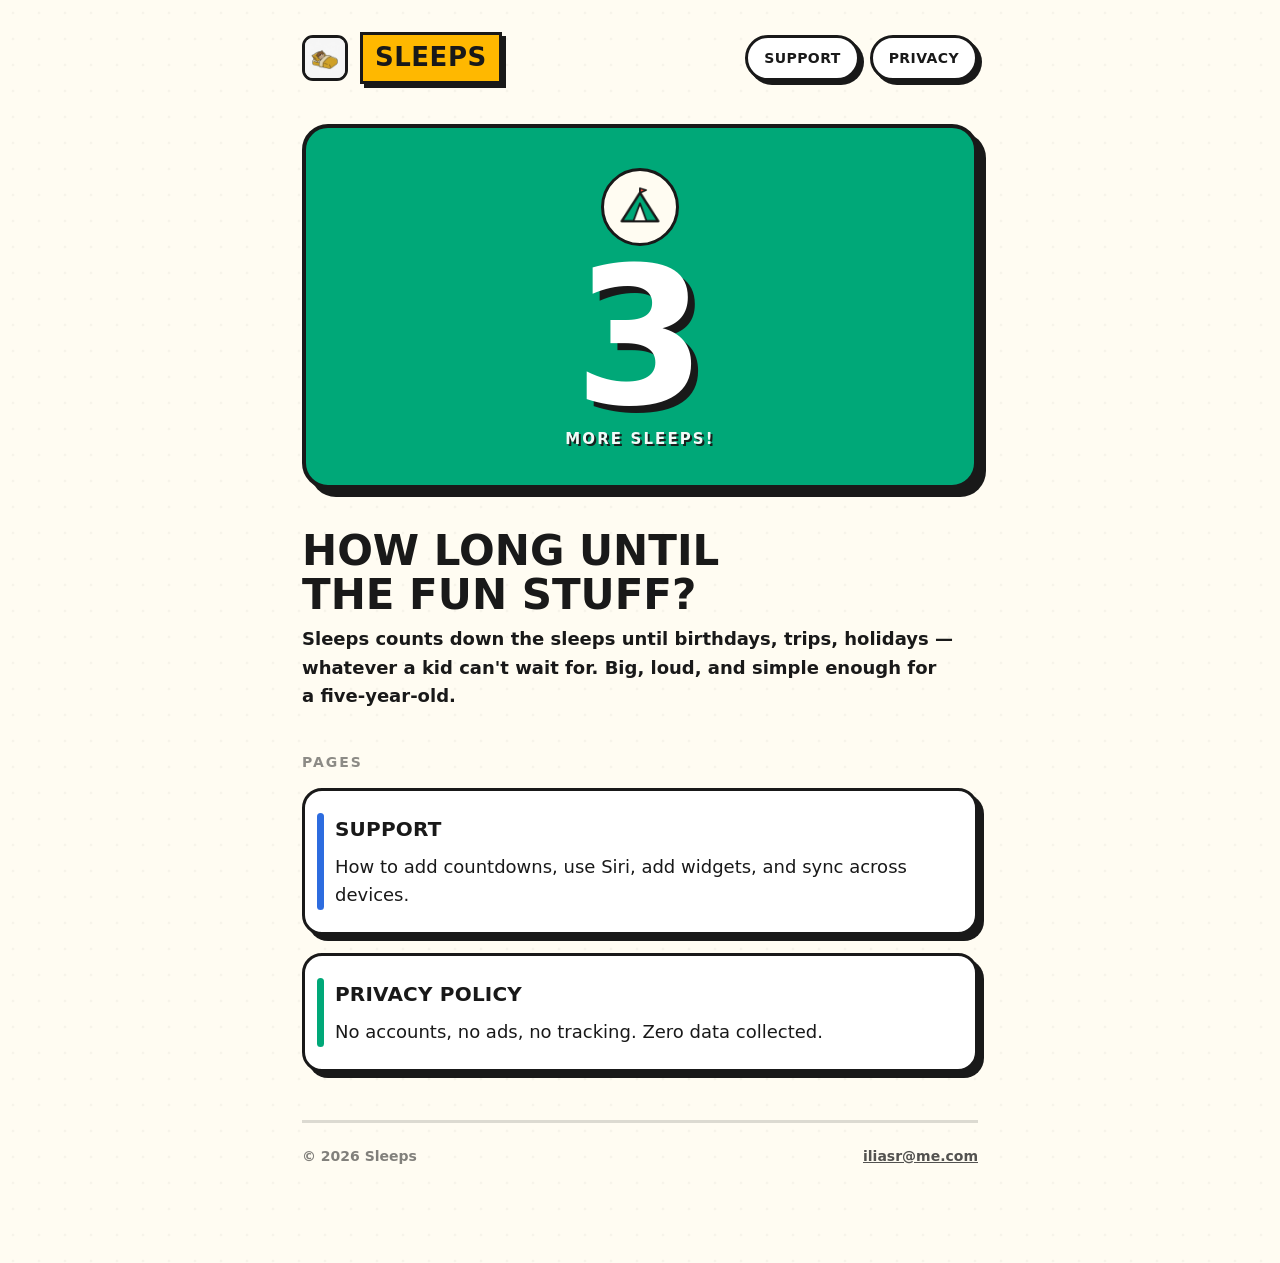
<file: docs/index.html>
<!doctype html>
<html lang="en">
<head>
<meta charset="utf-8">
<meta name="viewport" content="width=device-width, initial-scale=1">
<title>Sleeps — a countdown app for kids</title>
<meta name="description" content="Sleeps is a countdown app for kids. How many sleeps until the fun stuff? Privacy and support for the app.">
<link rel="icon" href="icon.png">
<link rel="stylesheet" href="style.css">
</head>
<body>
<div class="wrap">

  <div class="topbar">
    <a class="brand" href="index.html">
      <img src="icon.png" alt="Sleeps app icon">
      <span class="banner">Sleeps</span>
    </a>
    <nav>
      <a class="pill" href="support.html">Support</a>
      <a class="pill" href="privacy.html">Privacy</a>
    </nav>
  </div>

  <section class="hero green">
    <div class="chip"><img src="icons/tent.png" alt="Camping tent" width="48" height="48"></div>
    <div class="hero-num">3</div>
    <div class="hero-label">more sleeps!</div>
  </section>

  <h1 style="font-weight:800;text-transform:uppercase;font-size:clamp(28px,7vw,42px);margin:0 0 8px;line-height:1.05;text-wrap:balance;">How long until the fun stuff?</h1>
  <p style="font-weight:600;max-width:52ch;margin:0 0 8px;">Sleeps counts down the sleeps until birthdays, trips, holidays — whatever a kid can't wait for. Big, loud, and simple enough for a five-year-old.</p>

  <p class="eyebrow">Pages</p>

  <a class="card tab blue" href="support.html" style="display:block;text-decoration:none;color:inherit;">
    <h2>Support</h2>
    <p style="color:var(--ink)">How to add countdowns, use Siri, add widgets, and sync across devices.</p>
  </a>

  <a class="card tab green" href="privacy.html" style="display:block;text-decoration:none;color:inherit;">
    <h2>Privacy Policy</h2>
    <p style="color:var(--ink)">No accounts, no ads, no tracking. Zero data collected.</p>
  </a>

  <footer>
    <span>© 2026 Sleeps</span>
    <span><a href="mailto:iliasr@me.com">iliasr@me.com</a></span>
  </footer>

</div>
</body>
</html>
</file>
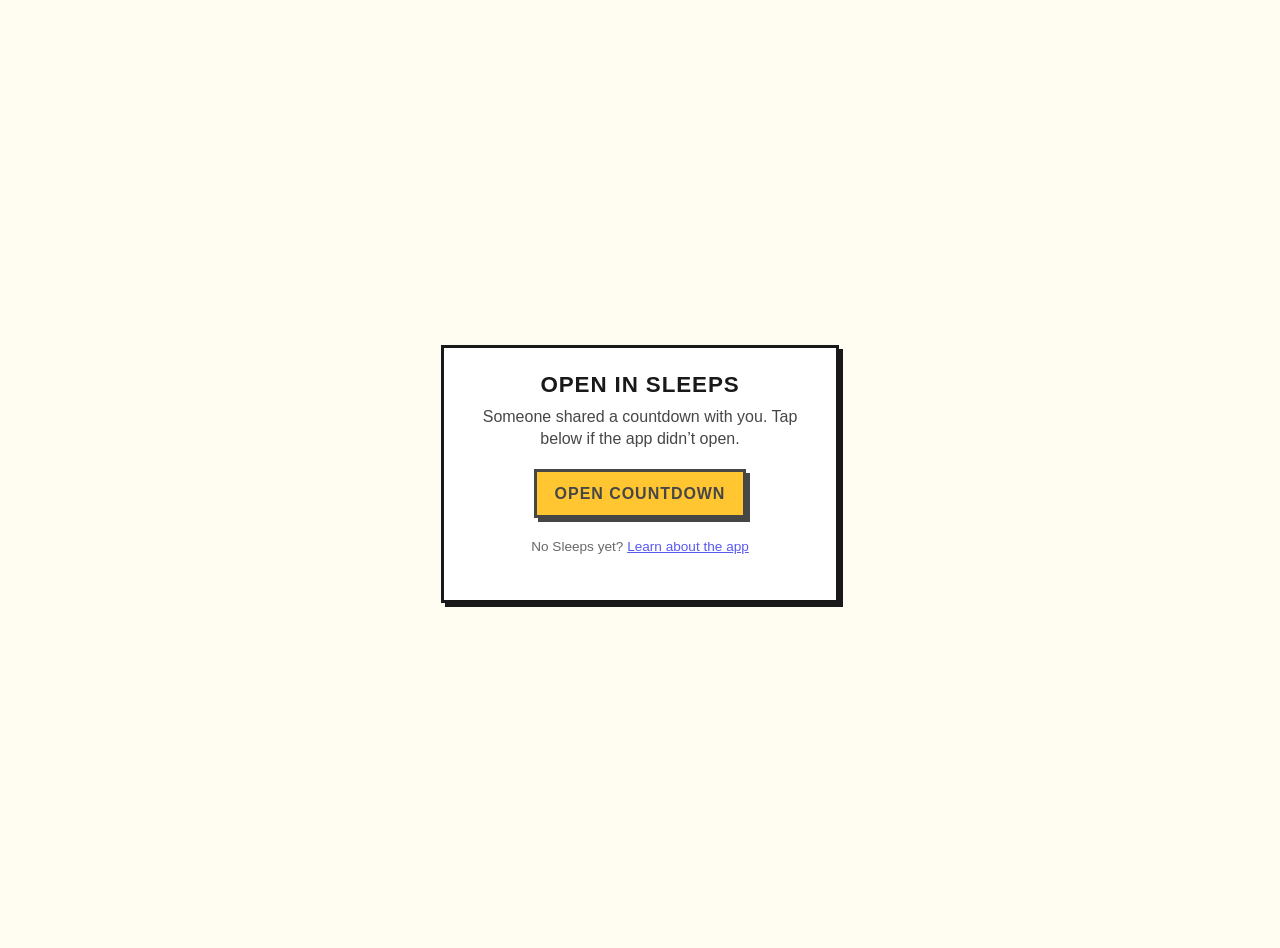
<file: docs/i/index.html>
<!DOCTYPE html>
<html lang="en">
<head>
  <meta charset="utf-8" />
  <meta name="viewport" content="width=device-width, initial-scale=1" />
  <title>Open in Sleeps</title>
  <style>
    :root { color-scheme: light; }
    body {
      margin: 0; min-height: 100vh; display: grid; place-items: center;
      font-family: "Avenir Next", "Segoe UI", sans-serif;
      background: #FFFCF2; color: #191919; text-align: center; padding: 24px;
    }
    .box {
      max-width: 22rem; padding: 1.5rem 1.25rem;
      background: #fff; border: 3px solid #191919;
      box-shadow: 4px 4px 0 #191919;
    }
    h1 { font-size: 1.4rem; margin: 0 0 0.5rem; letter-spacing: 0.04em; }
    p { margin: 0 0 1.25rem; line-height: 1.35; opacity: 0.8; }
    a.btn {
      display: inline-block; text-decoration: none; color: #191919;
      background: #FFB800; border: 3px solid #191919;
      box-shadow: 4px 4px 0 #191919; padding: 0.65rem 1.1rem;
      font-weight: 800; letter-spacing: 0.06em;
    }
    .muted { margin-top: 1.25rem; font-size: 0.85rem; opacity: 0.65; }
  </style>
  <script>
    (function () {
      var d = new URLSearchParams(location.search).get("d");
      if (!d) return;
      // Hand off to the Sleeps app; if it isn't installed, the buttons below remain.
      location.replace("sleeps://import?d=" + encodeURIComponent(d));
    })();
  </script>
</head>
<body>
  <div class="box">
    <h1>OPEN IN SLEEPS</h1>
    <p>Someone shared a countdown with you. Tap below if the app didn’t open.</p>
    <p>
      <a class="btn" id="open" href="#">OPEN COUNTDOWN</a>
    </p>
    <p class="muted">
      No Sleeps yet?
      <a href="https://iliarafa.github.io/sleeps/">Learn about the app</a>
    </p>
  </div>
  <script>
    (function () {
      var d = new URLSearchParams(location.search).get("d");
      var a = document.getElementById("open");
      if (d && a) a.href = "sleeps://import?d=" + encodeURIComponent(d);
      else if (a) a.href = "https://iliarafa.github.io/sleeps/";
    })();
  </script>
</body>
</html>
</file>
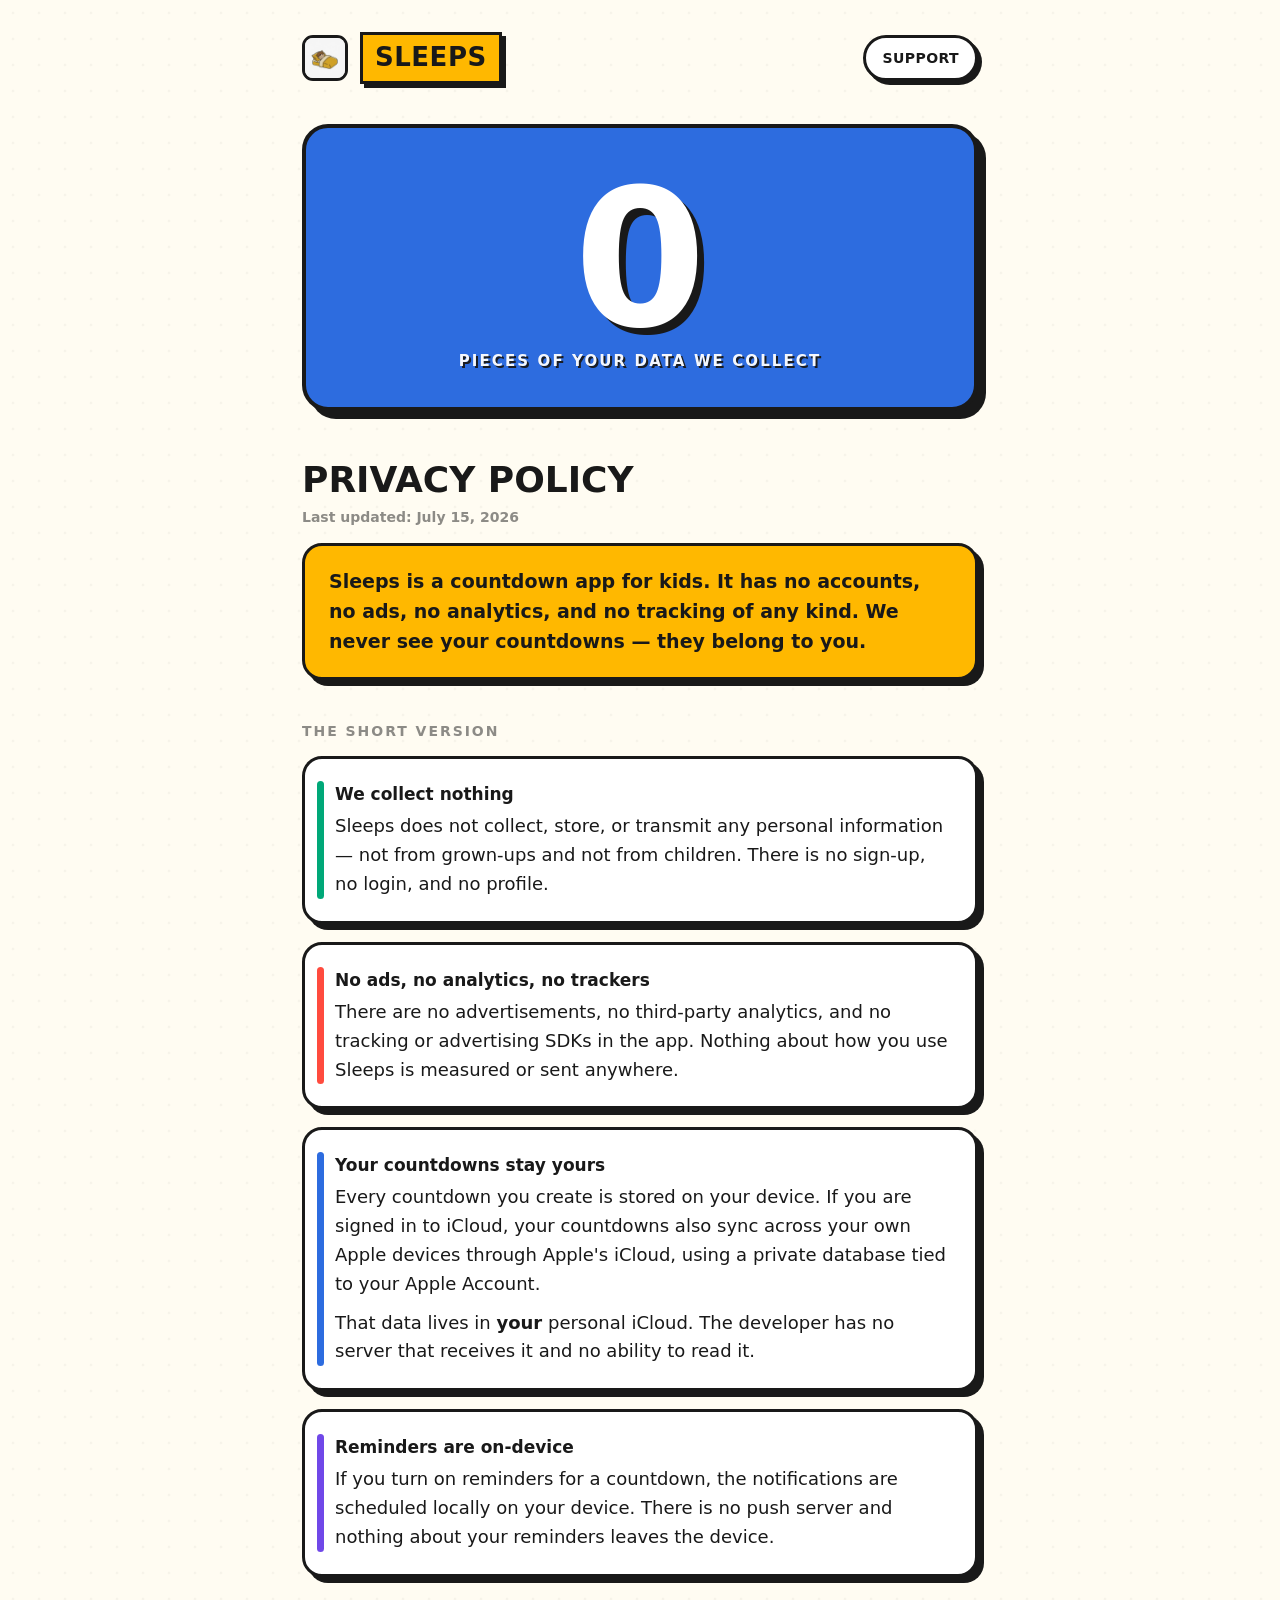
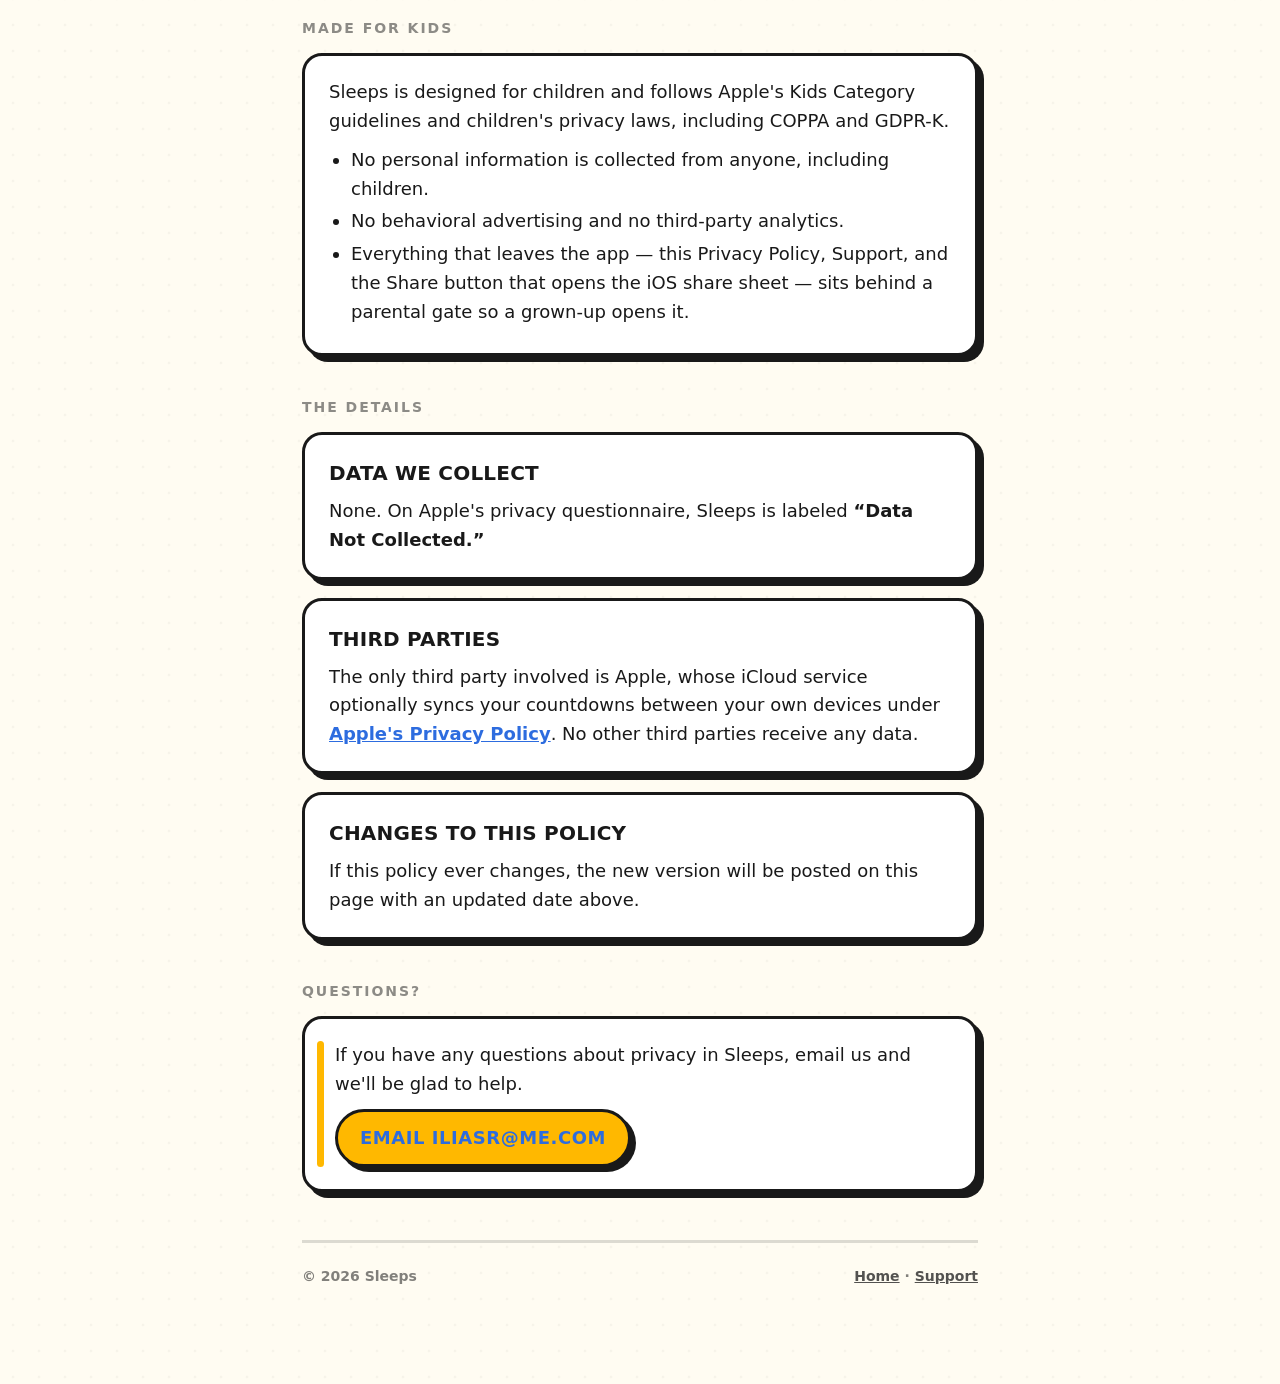
<file: docs/privacy.html>
<!doctype html>
<html lang="en">
<head>
<meta charset="utf-8">
<meta name="viewport" content="width=device-width, initial-scale=1">
<title>Privacy Policy — Sleeps</title>
<meta name="description" content="Sleeps collects zero data. No accounts, no ads, no analytics, no tracking. Your countdowns stay on your device and your own iCloud.">
<link rel="icon" href="icon.png">
<link rel="stylesheet" href="style.css">
</head>
<body>
<div class="wrap">

  <div class="topbar">
    <a class="brand" href="index.html">
      <img src="icon.png" alt="Sleeps app icon">
      <span class="banner">Sleeps</span>
    </a>
    <nav>
      <a class="pill" href="support.html">Support</a>
    </nav>
  </div>

  <section class="hero blue">
    <div class="hero-num">0</div>
    <div class="hero-label">pieces of your data we collect</div>
  </section>

  <h1 style="font-weight:800;text-transform:uppercase;font-size:clamp(26px,6vw,36px);margin:0 0 4px;">Privacy Policy</h1>
  <p class="updated">Last updated: July 15, 2026</p>

  <div class="callout">
    Sleeps is a countdown app for kids. It has no accounts, no ads, no analytics, and no tracking of any kind. We never see your countdowns — they belong to you.
  </div>

  <p class="eyebrow">The short version</p>

  <div class="card tab green">
    <h3>We collect nothing</h3>
    <p>Sleeps does not collect, store, or transmit any personal information — not from grown-ups and not from children. There is no sign-up, no login, and no profile.</p>
  </div>

  <div class="card tab red">
    <h3>No ads, no analytics, no trackers</h3>
    <p>There are no advertisements, no third-party analytics, and no tracking or advertising SDKs in the app. Nothing about how you use Sleeps is measured or sent anywhere.</p>
  </div>

  <div class="card tab blue">
    <h3>Your countdowns stay yours</h3>
    <p>Every countdown you create is stored on your device. If you are signed in to iCloud, your countdowns also sync across your own Apple devices through Apple's iCloud, using a private database tied to your Apple Account.</p>
    <p>That data lives in <strong>your</strong> personal iCloud. The developer has no server that receives it and no ability to read it.</p>
  </div>

  <div class="card tab purple">
    <h3>Reminders are on-device</h3>
    <p>If you turn on reminders for a countdown, the notifications are scheduled locally on your device. There is no push server and nothing about your reminders leaves the device.</p>
  </div>

  <p class="eyebrow">Made for kids</p>

  <div class="card">
    <p>Sleeps is designed for children and follows Apple's Kids Category guidelines and children's privacy laws, including COPPA and GDPR-K.</p>
    <ul>
      <li>No personal information is collected from anyone, including children.</li>
      <li>No behavioral advertising and no third-party analytics.</li>
      <li>Everything that leaves the app — this Privacy Policy, Support, and the Share button that opens the iOS share sheet — sits behind a parental gate so a grown-up opens it.</li>
    </ul>
  </div>

  <p class="eyebrow">The details</p>

  <div class="card">
    <h2>Data we collect</h2>
    <p>None. On Apple's privacy questionnaire, Sleeps is labeled <strong>“Data Not Collected.”</strong></p>
  </div>

  <div class="card">
    <h2>Third parties</h2>
    <p>The only third party involved is Apple, whose iCloud service optionally syncs your countdowns between your own devices under <a href="https://www.apple.com/legal/privacy/" rel="noopener">Apple's Privacy Policy</a>. No other third parties receive any data.</p>
  </div>

  <div class="card">
    <h2>Changes to this policy</h2>
    <p>If this policy ever changes, the new version will be posted on this page with an updated date above.</p>
  </div>

  <p class="eyebrow">Questions?</p>
  <div class="card sun tab">
    <p>If you have any questions about privacy in Sleeps, email us and we'll be glad to help.</p>
    <p><a class="mail" href="mailto:iliasr@me.com?subject=Sleeps%20Privacy">Email iliasr@me.com</a></p>
  </div>

  <footer>
    <span>© 2026 Sleeps</span>
    <span><a href="index.html">Home</a> · <a href="support.html">Support</a></span>
  </footer>

</div>
</body>
</html>
</file>
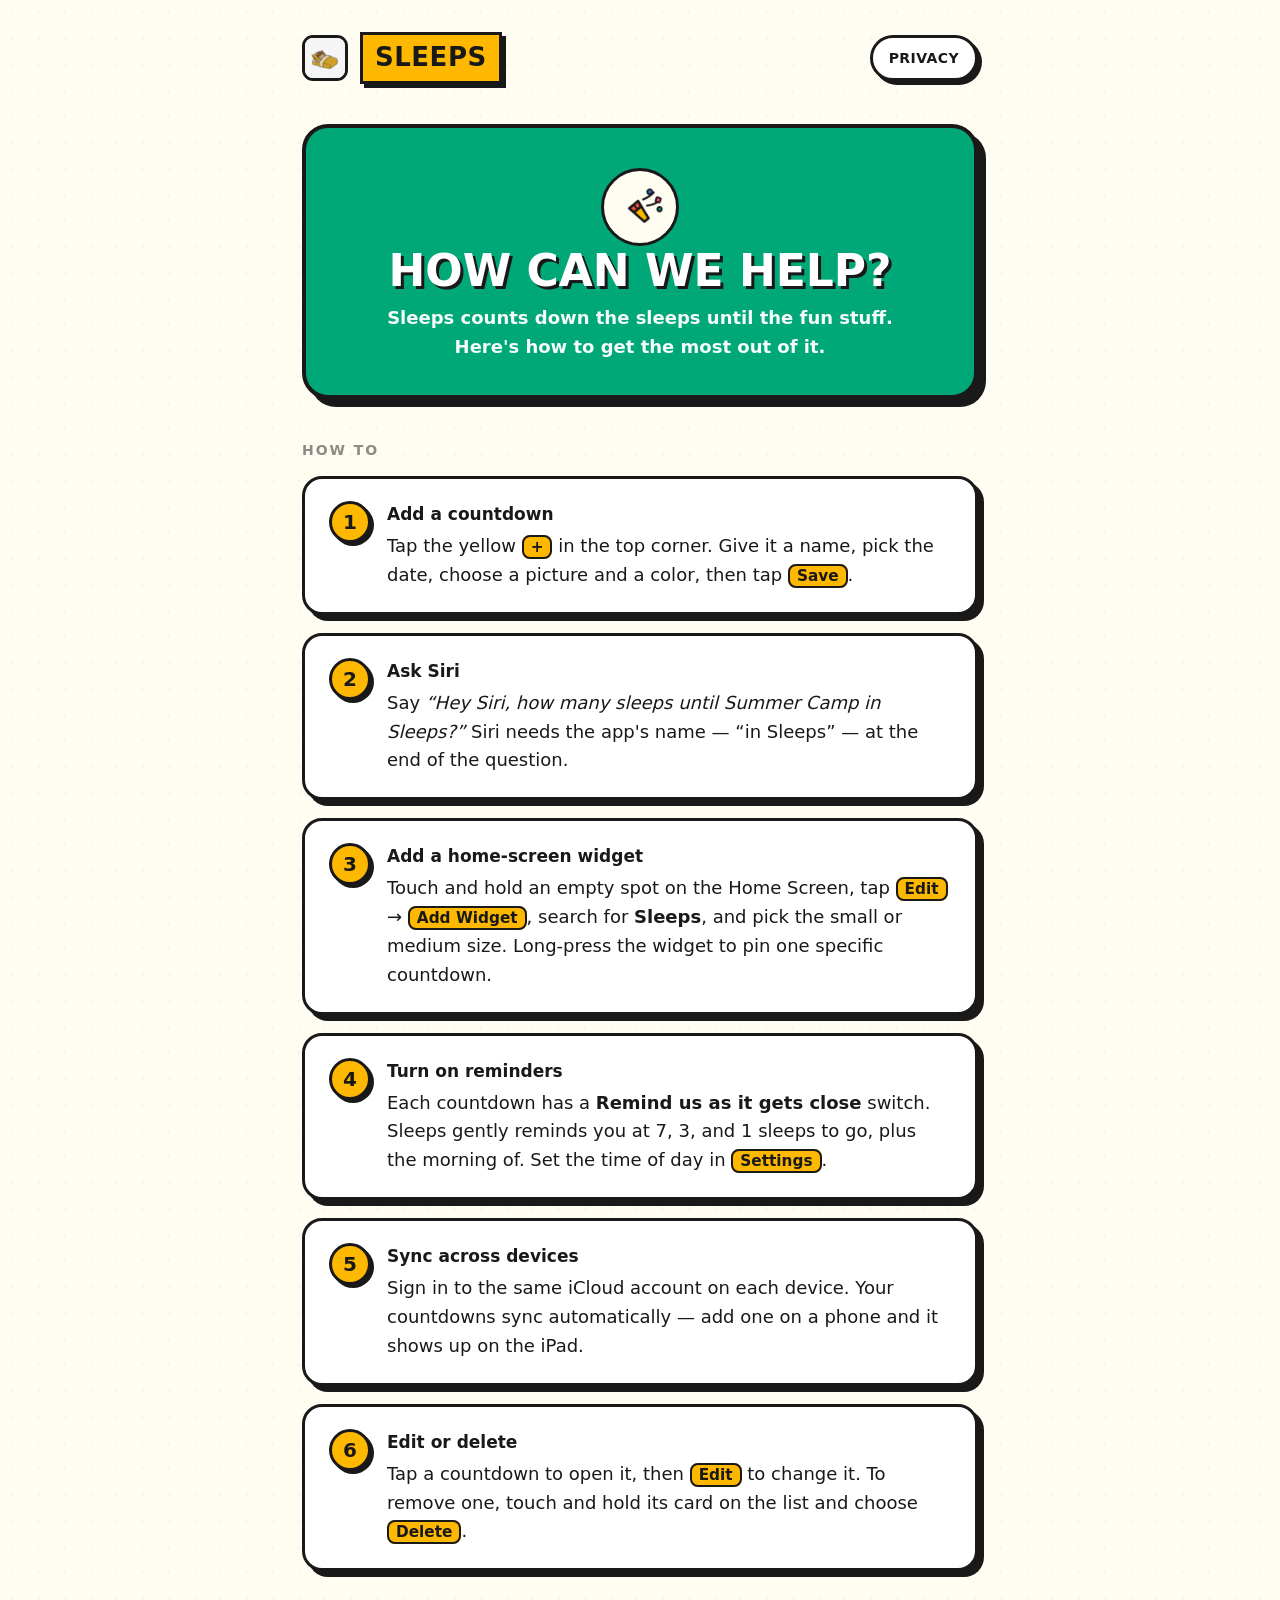
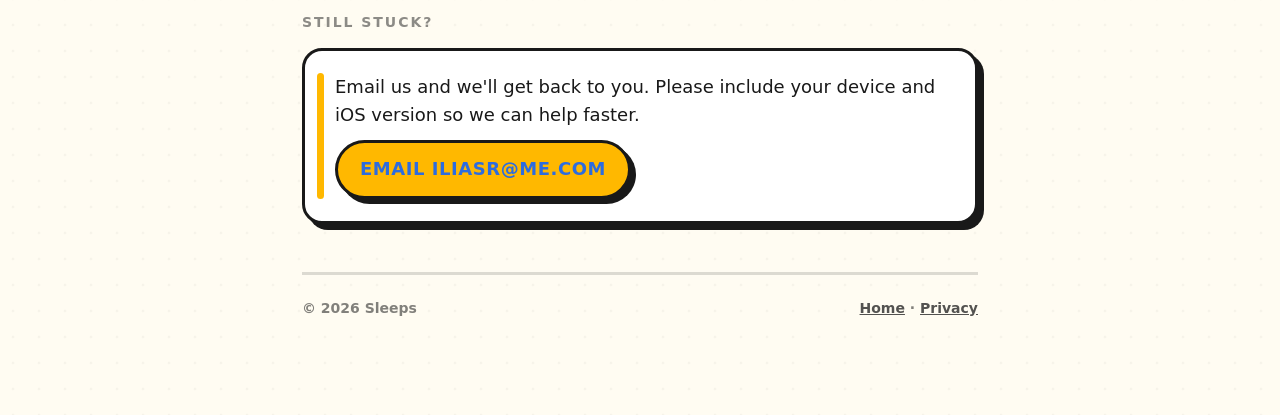
<file: docs/support.html>
<!doctype html>
<html lang="en">
<head>
<meta charset="utf-8">
<meta name="viewport" content="width=device-width, initial-scale=1">
<title>Support — Sleeps</title>
<meta name="description" content="Help with Sleeps, the countdown app for kids: adding countdowns, Siri, widgets, reminders, and iCloud sync.">
<link rel="icon" href="icon.png">
<link rel="stylesheet" href="style.css">
</head>
<body>
<div class="wrap">

  <div class="topbar">
    <a class="brand" href="index.html">
      <img src="icon.png" alt="Sleeps app icon">
      <span class="banner">Sleeps</span>
    </a>
    <nav>
      <a class="pill" href="privacy.html">Privacy</a>
    </nav>
  </div>

  <section class="hero green">
    <div class="chip"><img src="icons/party.png" alt="Party popper" width="48" height="48"></div>
    <h1>How can we help?</h1>
    <p>Sleeps counts down the sleeps until the fun stuff. Here's how to get the most out of it.</p>
  </section>

  <p class="eyebrow">How to</p>

  <div class="card">
    <div class="qrow">
      <div class="qnum">1</div>
      <div>
        <h3>Add a countdown</h3>
        <p>Tap the yellow <kbd>+</kbd> in the top corner. Give it a name, pick the date, choose a picture and a color, then tap <kbd>Save</kbd>.</p>
      </div>
    </div>
  </div>

  <div class="card">
    <div class="qrow">
      <div class="qnum">2</div>
      <div>
        <h3>Ask Siri</h3>
        <p>Say <em>“Hey Siri, how many sleeps until Summer Camp in Sleeps?”</em> Siri needs the app's name — “in Sleeps” — at the end of the question.</p>
      </div>
    </div>
  </div>

  <div class="card">
    <div class="qrow">
      <div class="qnum">3</div>
      <div>
        <h3>Add a home-screen widget</h3>
        <p>Touch and hold an empty spot on the Home Screen, tap <kbd>Edit</kbd> → <kbd>Add Widget</kbd>, search for <strong>Sleeps</strong>, and pick the small or medium size. Long-press the widget to pin one specific countdown.</p>
      </div>
    </div>
  </div>

  <div class="card">
    <div class="qrow">
      <div class="qnum">4</div>
      <div>
        <h3>Turn on reminders</h3>
        <p>Each countdown has a <strong>Remind us as it gets close</strong> switch. Sleeps gently reminds you at 7, 3, and 1 sleeps to go, plus the morning of. Set the time of day in <kbd>Settings</kbd>.</p>
      </div>
    </div>
  </div>

  <div class="card">
    <div class="qrow">
      <div class="qnum">5</div>
      <div>
        <h3>Sync across devices</h3>
        <p>Sign in to the same iCloud account on each device. Your countdowns sync automatically — add one on a phone and it shows up on the iPad.</p>
      </div>
    </div>
  </div>

  <div class="card">
    <div class="qrow">
      <div class="qnum">6</div>
      <div>
        <h3>Edit or delete</h3>
        <p>Tap a countdown to open it, then <kbd>Edit</kbd> to change it. To remove one, touch and hold its card on the list and choose <kbd>Delete</kbd>.</p>
      </div>
    </div>
  </div>

  <p class="eyebrow">Still stuck?</p>
  <div class="card sun tab">
    <p>Email us and we'll get back to you. Please include your device and iOS version so we can help faster.</p>
    <p><a class="mail" href="mailto:iliasr@me.com?subject=Sleeps%20Support">Email iliasr@me.com</a></p>
  </div>

  <footer>
    <span>© 2026 Sleeps</span>
    <span><a href="index.html">Home</a> · <a href="privacy.html">Privacy</a></span>
  </footer>

</div>
</body>
</html>
</file>
<file: docs/style.css>
/* Sleeps — Big & Loud website styles (matches the iOS app) */

:root {
  --cream: #FFFCF2;
  --ink: #191919;
  --sun: #FFB800;
  --red: #FF4B3E;
  --blue: #2D6CDF;
  --green: #00A878;
  --pink: #FF4D8D;
  --purple: #7048E8;

  --display: "Avenir Next", "Segoe UI", system-ui, -apple-system, sans-serif;
}

* { box-sizing: border-box; }

html { -webkit-text-size-adjust: 100%; }

body {
  margin: 0;
  background: var(--cream);
  color: var(--ink);
  font-family: var(--display);
  font-weight: 500;
  line-height: 1.6;
  font-size: 18px;
  /* subtle paper dot texture, like the app's cream ground */
  background-image: radial-gradient(rgba(25, 25, 25, 0.035) 1.5px, transparent 1.6px);
  background-size: 26px 26px;
}

.wrap {
  max-width: 720px;
  margin: 0 auto;
  padding: 32px 22px 96px;
}

/* ---- top bar ---- */
.topbar {
  display: flex;
  align-items: center;
  justify-content: space-between;
  gap: 16px;
  flex-wrap: wrap;
  margin-bottom: 40px;
}

.brand {
  display: inline-flex;
  align-items: center;
  gap: 12px;
  text-decoration: none;
}
.brand img {
  width: 46px;
  height: 46px;
  border-radius: 11px;
  border: 3px solid var(--ink);
}
.brand .banner {
  font-weight: 800;
  font-size: 26px;
  letter-spacing: 0.02em;
  text-transform: uppercase;
  color: var(--ink);
  background: var(--sun);
  padding: 2px 12px;
  border: 3px solid var(--ink);
  box-shadow: 4px 4px 0 var(--ink);
}

nav { display: flex; gap: 10px; flex-wrap: wrap; }

/* ---- pill links / buttons ---- */
.pill {
  display: inline-block;
  font-weight: 800;
  font-size: 14px;
  letter-spacing: 0.03em;
  text-transform: uppercase;
  text-decoration: none;
  color: var(--ink);
  background: #fff;
  padding: 9px 16px;
  border-radius: 999px;
  border: 3px solid var(--ink);
  box-shadow: 4px 4px 0 var(--ink);
  transition: transform 0.06s ease, box-shadow 0.06s ease;
}
.pill:hover { transform: translate(2px, 2px); box-shadow: 2px 2px 0 var(--ink); }
.pill:focus-visible { outline: 4px solid var(--blue); outline-offset: 3px; }
.pill.sun { background: var(--sun); }

/* ---- hero flashcard ---- */
.hero {
  border-radius: 26px;
  border: 4px solid var(--ink);
  box-shadow: 8px 8px 0 var(--ink);
  padding: 40px 28px 34px;
  text-align: center;
  margin-bottom: 40px;
  color: #fff;
}
.hero.green { background: var(--green); }
.hero.blue  { background: var(--blue); }

.hero .chip {
  width: 78px; height: 78px;
  margin: 0 auto 2px;
  border-radius: 50%;
  background: var(--cream);
  border: 3px solid var(--ink);
  display: flex; align-items: center; justify-content: center;
}
.hero .chip img { width: 48px; height: 48px; display: block; }
.hero-num {
  font-weight: 800;
  font-size: clamp(120px, 34vw, 190px);
  line-height: 0.9;
  color: #fff;
  text-shadow: 7px 7px 0 var(--ink);
  margin: 6px 0 4px;
}
.hero-label {
  font-weight: 800;
  text-transform: uppercase;
  letter-spacing: 0.14em;
  font-size: 15px;
  opacity: 0.95;
  text-shadow: 2px 2px 0 var(--ink);
}
.hero h1 {
  font-weight: 800;
  font-size: clamp(30px, 7vw, 44px);
  text-transform: uppercase;
  line-height: 1.05;
  margin: 0 0 10px;
  text-wrap: balance;
  text-shadow: 3px 3px 0 var(--ink);
}
.hero p { margin: 0 auto; max-width: 42ch; font-weight: 600; opacity: 0.96; }

/* ---- section eyebrow ---- */
.eyebrow {
  font-weight: 800;
  text-transform: uppercase;
  letter-spacing: 0.14em;
  font-size: 14px;
  color: rgba(25, 25, 25, 0.5);
  margin: 40px 0 14px;
}

/* ---- slab cards ---- */
.card {
  background: #fff;
  border-radius: 20px;
  border: 3px solid var(--ink);
  box-shadow: 6px 6px 0 var(--ink);
  padding: 22px 24px;
  margin-bottom: 18px;
}
.card h2 {
  font-weight: 800;
  font-size: 20px;
  text-transform: uppercase;
  margin: 0 0 8px;
  letter-spacing: 0.01em;
}
.card h3 {
  font-weight: 800;
  font-size: 17px;
  margin: 0 0 4px;
}
.card p { margin: 0 0 10px; }
.card p:last-child { margin-bottom: 0; }
.card ul { margin: 0; padding-left: 22px; }
.card li { margin: 4px 0; }
.card a { color: var(--blue); font-weight: 700; }

/* color tab down the left of a card */
.card.tab { position: relative; padding-left: 30px; }
.card.tab::before {
  content: "";
  position: absolute;
  left: 12px; top: 22px; bottom: 22px;
  width: 7px; border-radius: 4px;
  background: var(--accent, var(--sun));
}
.card.red    { --accent: var(--red); }
.card.blue   { --accent: var(--blue); }
.card.green  { --accent: var(--green); }
.card.pink   { --accent: var(--pink); }
.card.purple { --accent: var(--purple); }
.card.sun    { --accent: var(--sun); }

/* number chip for FAQ / how-to steps */
.qrow { display: flex; gap: 16px; align-items: flex-start; }
.qnum {
  flex-shrink: 0;
  width: 42px; height: 42px;
  display: flex; align-items: center; justify-content: center;
  font-weight: 800; font-size: 20px; color: var(--ink);
  background: var(--sun);
  border: 3px solid var(--ink);
  border-radius: 50%;
  box-shadow: 3px 3px 0 var(--ink);
}

/* inline "keys" for UI elements the user taps */
kbd {
  font-family: var(--display);
  font-weight: 800;
  font-size: 0.85em;
  background: var(--sun);
  border: 2px solid var(--ink);
  border-radius: 8px;
  padding: 1px 7px;
  white-space: nowrap;
}

/* callout for the big honest statement */
.callout {
  background: var(--sun);
  border: 3px solid var(--ink);
  border-radius: 20px;
  box-shadow: 6px 6px 0 var(--ink);
  padding: 20px 24px;
  font-weight: 800;
  font-size: 19px;
  margin-bottom: 18px;
}

/* mail button */
.mail {
  display: inline-block;
  font-weight: 800;
  text-transform: uppercase;
  letter-spacing: 0.03em;
  text-decoration: none;
  color: var(--ink);
  background: var(--sun);
  padding: 12px 22px;
  border-radius: 999px;
  border: 3px solid var(--ink);
  box-shadow: 5px 5px 0 var(--ink);
  transition: transform 0.06s ease, box-shadow 0.06s ease;
}
.mail:hover { transform: translate(2px, 2px); box-shadow: 3px 3px 0 var(--ink); }
.mail:focus-visible { outline: 4px solid var(--blue); outline-offset: 3px; }

footer {
  margin-top: 48px;
  padding-top: 22px;
  border-top: 3px solid rgba(25, 25, 25, 0.15);
  font-size: 14px;
  font-weight: 600;
  color: rgba(25, 25, 25, 0.55);
  display: flex;
  gap: 8px 18px;
  flex-wrap: wrap;
  align-items: center;
  justify-content: space-between;
}
footer a { color: rgba(25, 25, 25, 0.75); font-weight: 700; }

.updated { font-size: 14px; font-weight: 600; color: rgba(25,25,25,0.5); margin-top: -6px; }

@media (prefers-reduced-motion: reduce) {
  * { transition: none !important; }
}

@media (max-width: 480px) {
  body { font-size: 17px; }
  .hero { padding: 30px 18px 26px; }
  .card { padding: 20px 18px; }
  .card.tab { padding-left: 26px; }
}
</file>
